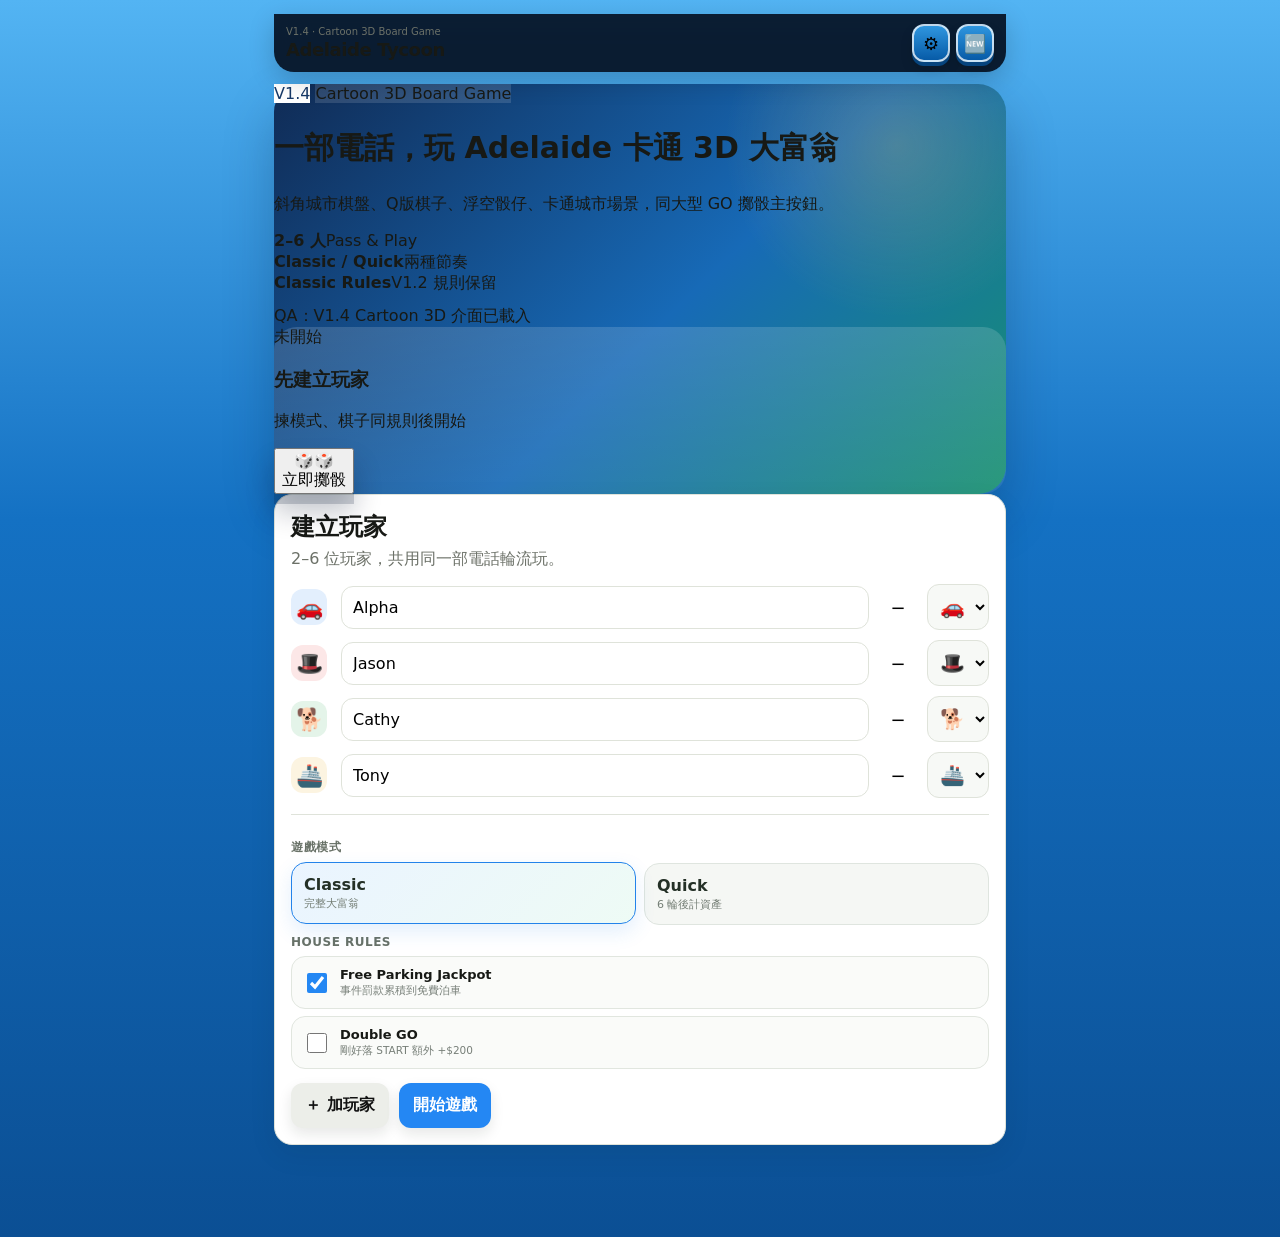
<file: index.html>
<!doctype html>
<html lang="zh-HK">
<head>
  <meta charset="utf-8" />
  <meta name="viewport" content="width=device-width,initial-scale=1,viewport-fit=cover" />
  <meta name="theme-color" content="#208bd8" />
  <meta name="apple-mobile-web-app-capable" content="yes" />
  <meta name="apple-mobile-web-app-status-bar-style" content="black-translucent" />
  <title>Adelaide Tycoon V1.4</title>
  <link rel="manifest" href="manifest.webmanifest?v=14" />
  <link rel="stylesheet" href="styles.css?v=14" />
  <link rel="stylesheet" href="v5.css?v=14" />
  <link rel="stylesheet" href="v8.css?v=14" />
  <link rel="stylesheet" href="v9.css?v=14" />
  <link rel="stylesheet" href="v10.css?v=14" />
  <link rel="stylesheet" href="v11.css?v=14" />
  <link rel="stylesheet" href="v12.css?v=14" />
  <link rel="stylesheet" href="v13.css?v=14" />
  <link rel="stylesheet" href="v14.css?v=14" />
</head>
<body>
  <div class="app-shell">
    <header class="topbar">
      <div>
        <div class="version">V1.4 · Cartoon 3D Board Game</div>
        <h1>Adelaide Tycoon</h1>
      </div>
      <div class="top-actions">
        <button id="settingsBtn" class="ghost-btn">⚙️ 設定</button>
        <button id="newGameBtn" class="ghost-btn">🆕 新遊戲</button>
      </div>
    </header>

    <section class="hero-panel">
      <div class="hero-copy">
        <div class="hero-kicker">
          <span class="version-badge">V1.4</span>
          <span class="hero-tag">Cartoon 3D Board Game</span>
        </div>
        <h2>一部電話，玩 Adelaide 卡通 3D 大富翁</h2>
        <p>斜角城市棋盤、Q版棋子、浮空骰仔、卡通城市場景，同大型 GO 擲骰主按鈕。</p>
        <div class="hero-status-row">
          <div class="hero-status-card"><strong>2–6 人</strong><span>Pass & Play</span></div>
          <div class="hero-status-card"><strong>Classic / Quick</strong><span>兩種節奏</span></div>
          <div class="hero-status-card"><strong>Classic Rules</strong><span>V1.2 規則保留</span></div>
        </div>
        <div id="qaStatus" class="qa-status">QA：檢查中</div>
      </div>
      <div class="roll-stage">
        <div id="heroTurnChip" class="roll-chip">未擲骰</div>
        <h3 id="rollStageName">下一位玩家</h3>
        <p id="rollStageHint">撳大型骰仔開始今個回合</p>
        <button id="rollHeroBtn" class="roll-hero-btn" type="button">
          <div class="dice-row"><span>🎲</span><span>🎲</span></div>
          <div>立即擲骰</div>
        </button>
      </div>
    </section>

    <section id="setupPanel" class="panel setup-panel">
      <h2>建立玩家</h2><p>2–6 位玩家，共用同一部電話輪流玩。</p>
      <div id="playerInputs" class="player-inputs"></div>
      <div class="setup-actions"><button id="addPlayerBtn" class="secondary-btn">＋ 加玩家</button><button id="startGameBtn" class="primary-btn">開始遊戲</button></div>
    </section>

    <main id="gamePanel" class="game hidden">
      <section class="players-strip" id="playersStrip"></section>
      <section class="status-row">
        <div><span class="muted">回合</span><strong id="turnName">—</strong></div>
        <div><span class="muted">位置</span><strong id="turnPos">—</strong></div>
        <div class="dice-status"><span class="muted">骰</span><div class="dice-pair"><span id="die1" class="die">–</span><span id="die2" class="die">–</span></div></div>
        <div><span class="muted">狀態</span><strong id="jailStatus">正常</strong></div>
      </section>
      <section class="board-wrap"><div id="board" class="board" aria-label="Adelaide Tycoon 遊戲棋盤"></div></section>

      <section class="property-panel panel">
        <div><div class="muted" id="spaceType">目前位置</div><h2 id="spaceName">START</h2><div id="spaceMeta" class="space-meta"></div></div>
        <div class="property-actions">
          <button id="buyBtn" class="primary-btn hidden">購買</button>
          <button id="auctionBtn" class="auction-btn hidden">拍賣</button>
          <button id="buildBtn" class="build-btn hidden">建屋</button>
          <button id="endTurnBtn" class="secondary-btn hidden">結束回合</button>
        </div>
      </section>

      <section id="message" class="message" aria-live="polite">按「擲骰」開始。</section>
      <details class="log-panel"><summary>遊戲紀錄</summary><div id="gameLog" class="game-log"></div></details>

      <nav class="bottom-actions">
        <button id="rollBtn" class="action-btn action-blue" type="button"><span>🎲</span>擲骰</button>
        <button id="assetsBtn" class="action-btn" type="button"><span>🏠</span>資產</button>
        <button id="tradeBtn" class="action-btn" type="button"><span>↔️</span>交易</button>
        <button id="playersBtn" class="action-btn" type="button"><span>👥</span>玩家</button>
      </nav>
    </main>
  </div>

  <dialog id="modal"><div class="modal-inner"><div class="modal-head"><h2 id="modalTitle">資料</h2><button id="closeModalBtn" class="icon-btn" aria-label="關閉">✕</button></div><div id="modalBody"></div></div></dialog>
  <dialog id="confirmModal"><div class="confirm-box"><div class="confirm-icon">🤝</div><div class="muted">交易確認</div><h2 id="confirmTitle">—</h2><div id="confirmBody"></div><div class="confirm-actions"><button id="rejectTradeBtn" class="secondary-btn">拒絕</button><button id="acceptTradeBtn" class="primary-btn">接受交易</button></div></div></dialog>
  <dialog id="cardModal" class="card-modal"><div class="event-card"><div id="eventCardIcon" class="event-card-icon">?</div><div id="eventCardType" class="event-card-type">CHANCE</div><h2 id="eventCardText">—</h2><button id="eventCardContinue" class="primary-btn">繼續</button></div></dialog>
  <dialog id="passModal" class="pass-modal"><div class="pass-screen"><div class="pass-phone">📱</div><div class="muted">下一位玩家</div><h2 id="passPlayerName">—</h2><p>請將電話交俾呢位玩家。其他人唔好偷睇資產操作。</p><button id="passContinueBtn" class="primary-btn">我係呢位玩家 · 開始回合</button></div></dialog>
  <dialog id="settingsModal"><div class="modal-inner"><div class="modal-head"><h2>遊戲設定</h2><button id="closeSettingsBtn" class="icon-btn" aria-label="關閉">✕</button></div><div class="settings-list">
    <label class="setting-row"><span><strong>音效</strong><small>擲骰、買地、事件卡提示音</small></span><input id="soundToggle" type="checkbox" checked></label>
    <label class="setting-row"><span><strong>震動</strong><small>支援裝置會提供輕微觸感</small></span><input id="vibrationToggle" type="checkbox" checked></label>
    <label class="setting-row"><span><strong>交電話私隱畫面</strong><small>每回合完結先遮住棋盤</small></span><input id="privacyToggle" type="checkbox" checked></label>
    <label class="setting-row"><span><strong>快速動畫</strong><small>縮短棋子逐格移動時間</small></span><input id="fastAnimationToggle" type="checkbox"></label>
  </div></div></dialog>
  <dialog id="winnerModal"><div class="winner"><div class="winner-icon">🏆</div><div class="muted">最後勝利者</div><h2 id="winnerName">—</h2><p>其他玩家已經破產，恭喜勝出 Adelaide Tycoon！</p><div class="winner-actions"><button id="closeWinnerBtn" class="secondary-btn">查看棋盤</button><button id="restartWinnerBtn" class="primary-btn">再玩一局</button></div></div></dialog>
  <script src="app.js?v=14"></script>
  <script src="v5.js?v=14"></script>
  <script src="v8.js?v=14"></script>
  <script src="v9.js?v=14"></script>
  <script src="v10.js?v=14"></script>
  <script src="v11.js?v=14"></script>
  <script src="v12.js?v=14"></script>
  <script src="v13.js?v=14"></script>
  <script src="v14.js?v=14"></script>
</body>
</html>
</file>
<file: styles.css>
:root{--bg:#f5f6f2;--panel:#fff;--text:#171915;--muted:#6c7168;--border:#dfe3da;--accent:#2487f3;--green:#2da75a;--amber:#d99622;--danger:#d94848;--shadow:0 10px 28px rgba(20,28,17,.07)}
*{box-sizing:border-box}body{margin:0;background:var(--bg);color:var(--text);font-family:-apple-system,BlinkMacSystemFont,"Segoe UI",sans-serif}button,input,select{font:inherit}.hidden{display:none!important}.app-shell{max-width:760px;margin:0 auto;padding:14px 14px 126px}.topbar{display:flex;justify-content:space-between;align-items:center;margin-bottom:12px}.version{font-size:12px;color:var(--muted);margin-bottom:3px}.topbar h1{font-size:24px;margin:0;letter-spacing:-.4px}.panel{background:var(--panel);border:1px solid var(--border);border-radius:18px;padding:16px;box-shadow:var(--shadow)}
.setup-panel h2,.property-panel h2{margin:0 0 6px}.setup-panel p{margin:0 0 14px;color:var(--muted)}.player-inputs{display:grid;gap:10px}.player-row{display:grid;grid-template-columns:42px 1fr 42px;gap:8px;align-items:center}.pawn-preview{width:36px;height:36px;border-radius:12px;display:grid;place-items:center;background:color-mix(in srgb,var(--pawn) 13%,white);color:var(--pawn);font-size:22px}.player-row input,.trade-grid input,.trade-grid select,.auction-box select{width:100%;border:1px solid var(--border);border-radius:12px;padding:11px;background:#fff}.remove-btn,.icon-btn{border:0;background:transparent;font-size:18px}.setup-actions{display:flex;gap:10px;margin-top:14px}.primary-btn,.secondary-btn,.ghost-btn,.build-btn,.auction-btn{border:0;border-radius:12px;padding:12px 14px;font-weight:750}.primary-btn{background:var(--accent);color:#fff}.primary-btn:disabled{opacity:.45}.build-btn{background:var(--green);color:#fff}.auction-btn{background:var(--amber);color:#fff}.secondary-btn{background:#eceee9;color:#111}.ghost-btn{background:transparent;border:1px solid var(--border)}
.players-strip{display:grid;grid-auto-flow:column;grid-auto-columns:minmax(126px,1fr);gap:8px;overflow-x:auto;padding-bottom:4px}.player-card{background:#fff;border:1px solid var(--border);border-radius:15px;padding:9px 10px;min-width:126px}.player-card.active{outline:3px solid rgba(36,135,243,.18);border-color:var(--accent)}.player-card.bankrupt{opacity:.42}.player-top{display:flex;align-items:center;gap:7px}.mini-pawn{color:var(--pawn);font-size:20px}.player-card .name{font-weight:750;font-size:14px}.player-card .cash{font-size:14px;color:#23803f;margin-top:1px}.player-card .net{font-size:10px;color:var(--muted);margin-top:5px}.status-row{display:grid;grid-template-columns:repeat(4,1fr);gap:8px;margin:9px 0}.status-row>div{background:#fff;border:1px solid var(--border);border-radius:12px;padding:8px 9px;display:flex;flex-direction:column;gap:2px;min-width:0}.muted{font-size:12px;color:var(--muted)}.status-row strong{overflow:hidden;text-overflow:ellipsis;white-space:nowrap}.dice-pair{display:flex;gap:3px}.die{font-size:23px;line-height:1}.die.rolling{animation:diceWiggle .11s linear infinite}@keyframes diceWiggle{50%{transform:rotate(12deg) scale(1.06)}}
.board-wrap{background:#d9e7c8;border:2px solid #344026;border-radius:22px;padding:6px;overflow:hidden}.board{display:grid;grid-template-columns:repeat(6,1fr);grid-template-rows:repeat(6,1fr);aspect-ratio:1/1;gap:2px;background:#344026}.space{position:relative;background:#f8f8f0;padding:4px;display:flex;flex-direction:column;justify-content:space-between;min-width:0;overflow:hidden}.space .group-band{height:6px;margin:-4px -4px 3px}.space .label{font-size:8.3px;font-weight:750;line-height:1.12;word-break:break-word}.space .price{font-size:8px}.space-icon{font-size:15px;text-align:center;line-height:1}.space.center{grid-column:2/6;grid-row:2/6;background:#eaf1dc;display:grid;place-items:center;text-align:center;padding:12px}.center-title{font-weight:900;font-size:21px;line-height:.95;letter-spacing:-.7px}.center-sub{font-size:10px;color:#5b6650;margin-top:8px}.deck-row{display:flex;gap:10px;justify-content:center;margin:12px 0 2px}.deck{width:42px;height:58px;border-radius:7px;display:grid;place-items:center;font-weight:900;font-size:22px;transform:rotate(-5deg);box-shadow:0 4px 10px rgba(0,0,0,.12)}.deck+.deck{transform:rotate(5deg)}.chance-deck{background:#f5c44d}.chest-deck{background:#77b9e3}.token-row{display:flex;gap:1px;flex-wrap:wrap;margin-top:2px}.pawn-token{color:var(--pawn);font-size:14px;line-height:1;text-shadow:0 1px 1px rgba(255,255,255,.9)}.current-token{filter:drop-shadow(0 0 2px rgba(0,0,0,.35));transform:scale(1.12)}.houses{font-size:8px;color:#2f9a4f;letter-spacing:-1px;white-space:nowrap}.mortgaged{filter:saturate(.4);background:#ecece8}.mortgage-tag{position:absolute;right:2px;bottom:2px;font-size:7px;background:#555;color:#fff;border-radius:3px;padding:1px 2px}.space.active-space{outline:3px solid var(--accent);z-index:2}.type-start .space-icon{font-weight:900;color:#d53b32}.type-chance .space-icon{color:#d97817}.type-chest .space-icon{color:#2678ae}
.property-panel{margin-top:11px;display:flex;justify-content:space-between;gap:12px;align-items:center}.space-meta{font-size:13px;color:#444}.property-actions{display:flex;gap:7px;flex-wrap:wrap;justify-content:flex-end}.message{margin:9px 0;background:#fff9df;border:1px solid #ecd98a;padding:11px 12px;border-radius:12px;font-size:14px}.log-panel{background:#fff;border:1px solid var(--border);border-radius:12px;padding:10px 12px;font-size:13px}.log-panel summary{font-weight:700;cursor:pointer}.game-log{display:grid;gap:6px;margin-top:9px;color:#555}
.bottom-actions{display:grid;grid-template-columns:repeat(4,1fr);gap:7px;position:fixed;left:50%;transform:translateX(-50%);bottom:0;width:min(760px,100%);padding:8px 12px calc(8px + env(safe-area-inset-bottom));background:rgba(245,246,242,.94);backdrop-filter:blur(14px);z-index:10}.action-btn{border:0;border-radius:14px;padding:9px 5px;background:#fff;border:1px solid var(--border);font-weight:750}.action-btn span{display:block;font-size:18px;margin-bottom:1px}.action-blue{background:var(--accent);color:#fff;border-color:var(--accent)}.action-btn:disabled{opacity:.55}
dialog{border:0;border-radius:20px;width:min(620px,calc(100% - 28px));padding:0;box-shadow:0 24px 80px rgba(0,0,0,.24)}dialog::backdrop{background:rgba(0,0,0,.4)}.modal-inner{padding:16px}.modal-head{display:flex;justify-content:space-between;align-items:center}.modal-head h2{margin:0}.asset-list{display:grid;gap:9px;margin-top:12px}.asset-item{display:flex;justify-content:space-between;border-bottom:1px solid var(--border);padding:9px 0;gap:10px}.asset-item small,.asset-main small{color:var(--muted)}.asset-card{border:1px solid var(--border);border-radius:13px;overflow:hidden}.asset-band{height:7px}.asset-main{display:flex;justify-content:space-between;gap:10px;padding:10px}.asset-main strong,.asset-main small{display:block}.asset-main small{font-size:11px;margin-top:2px}.status-mortgaged,.status-owned{font-size:11px;border-radius:999px;padding:4px 7px;height:max-content}.status-mortgaged{background:#ececea;color:#666}.status-owned{background:#e5f5e9;color:#27723e}.asset-actions{display:flex;gap:7px;padding:0 10px 10px}.mini-btn,.bid-btn{border:1px solid var(--border);background:#fff;border-radius:9px;padding:7px 9px;font-size:12px;font-weight:700}.trade-grid,.auction-box{display:grid;gap:10px;margin-top:14px}.trade-grid label,.auction-box label{font-size:13px;font-weight:650}.trade-grid input,.trade-grid select,.auction-box select{margin-top:5px}.trade-note{color:var(--muted);font-size:12px}.confirm-box,.winner{text-align:center;padding:25px 20px}.confirm-icon,.winner-icon{font-size:48px}.confirm-box h2,.winner h2{font-size:25px;margin:8px 0}.confirm-actions,.winner-actions{display:flex;gap:8px;justify-content:center;margin-top:18px}.trade-summary{background:#f5f6f2;border-radius:14px;padding:12px;text-align:left}.trade-summary p{margin-top:0}.auction-price{text-align:center;background:#f5f6f2;border-radius:14px;padding:14px}.auction-price span,.auction-price small{display:block;color:var(--muted);font-size:12px}.auction-price strong{display:block;font-size:34px}.bid-row{display:grid;grid-template-columns:repeat(3,1fr);gap:7px}
@media(max-width:520px){.app-shell{padding-top:10px}.topbar h1{font-size:21px}.space .label{font-size:7.1px}.space .price{display:none}.space .group-band{height:5px}.space-icon{font-size:12px}.center-title{font-size:17px}.center-sub{font-size:9px}.deck{width:32px;height:44px;font-size:18px}.property-panel{align-items:flex-start;flex-direction:column}.property-actions{width:100%}.property-actions button{flex:1}.status-row{grid-template-columns:repeat(2,1fr)}.bottom-actions{gap:5px;padding-left:9px;padding-right:9px}.action-btn{font-size:12px}.confirm-actions,.winner-actions{flex-direction:column}}
.top-actions{display:flex;gap:8px}.top-actions .ghost-btn{padding:10px 12px}
.die{display:inline-grid;place-items:center;width:32px;height:32px;border-radius:9px;background:#fff;border:1px solid #d9ddd4;box-shadow:0 3px 0 #c8ccc3,0 6px 12px rgba(0,0,0,.08);transform-style:preserve-3d}.die.rolling{animation:diceV4 .12s linear infinite}@keyframes diceV4{0%{transform:rotate(0) rotateY(0) scale(1)}50%{transform:rotate(18deg) rotateY(35deg) scale(1.1)}100%{transform:rotate(-14deg) rotateY(-25deg) scale(1)}}
.space.just-landed{animation:landPulse .6s ease}@keyframes landPulse{0%,100%{filter:none}45%{filter:brightness(1.18);transform:scale(.96)}}
.pawn-token.moving{animation:pawnHop .22s ease}@keyframes pawnHop{50%{transform:translateY(-7px) scale(1.18)}}
.card-modal::backdrop,.pass-modal::backdrop{background:rgba(17,22,15,.72);backdrop-filter:blur(8px)}.card-modal,.pass-modal{background:transparent;border:0;padding:0;width:min(440px,calc(100% - 32px))}.event-card,.pass-screen{background:#fff;border-radius:28px;padding:28px 22px;text-align:center;box-shadow:0 24px 70px rgba(0,0,0,.25)}.event-card{border:6px solid #f0bd3d}.event-card.chest{border-color:#63aee0}.event-card-icon{width:84px;height:84px;border-radius:24px;margin:0 auto 14px;display:grid;place-items:center;font-size:48px;font-weight:900;background:#fff4c7}.event-card.chest .event-card-icon{background:#d9efff}.event-card-type{font-size:12px;font-weight:900;letter-spacing:1.5px;color:#777}.event-card h2{font-size:22px;line-height:1.35;margin:10px 0 22px}.pass-phone{font-size:64px;margin-bottom:8px}.pass-screen h2{font-size:34px;margin:4px 0 8px;color:var(--accent)}.pass-screen p{color:var(--muted);line-height:1.45}.settings-list{display:grid;gap:4px}.setting-row{display:flex;justify-content:space-between;gap:16px;align-items:center;padding:14px 4px;border-bottom:1px solid var(--border)}.setting-row:last-child{border-bottom:0}.setting-row span{display:grid;gap:3px}.setting-row small{color:var(--muted);font-size:12px}.setting-row input{width:22px;height:22px}
@media(max-width:480px){.top-actions{gap:5px}.top-actions .ghost-btn{font-size:12px;padding:8px 9px}.event-card,.pass-screen{padding:24px 18px}.pass-screen h2{font-size:30px}}
</file>
<file: v5.css>
:root{--v7-ink:#09182e;--v7-blue:#1476e8;--v7-gold:#f5c84b;--v7-green:#31a66a}
body{background:linear-gradient(180deg,#0b1830 0 170px,#eef3ef 170px 100%)}
.app-shell{max-width:780px}
.topbar{background:linear-gradient(135deg,#09162b,#123a72 70%,#145e74);border-radius:26px;box-shadow:0 22px 46px rgba(7,21,45,.28)}
.hero-panel{background:radial-gradient(circle at 85% 15%,rgba(255,210,91,.22),transparent 24%),linear-gradient(135deg,#102b55,#176ab7 55%,#17906f);border-radius:28px;box-shadow:0 24px 50px rgba(8,30,62,.26)}
.hero-copy h2{font-size:30px}.version-badge{background:#fff;color:#173968;box-shadow:none}.hero-tag{background:rgba(255,255,255,.13)}
.qa-status{margin-top:12px}
.v7-options{margin:16px 0 4px;padding-top:14px;border-top:1px solid var(--border)}
.v7-option-title{font-size:12px;font-weight:850;color:#687167;text-transform:uppercase;letter-spacing:.5px;margin:10px 0 7px}
.v7-segmented{display:grid;grid-template-columns:1fr 1fr;gap:8px}.v7-segmented button{border:1px solid #dfe5df;background:#f5f7f4;border-radius:15px;padding:12px;text-align:left;color:#243026;transition:.16s ease}.v7-segmented button b,.v7-segmented button small{display:block}.v7-segmented button small{font-size:11px;color:#747e75;margin-top:2px}.v7-segmented button.active{background:linear-gradient(135deg,#eaf4ff,#eefbf5);border-color:#2383ea;box-shadow:0 8px 20px rgba(35,131,234,.13);transform:translateY(-1px)}
.v7-rules{display:grid;gap:7px}.v7-rules label{display:flex;gap:10px;align-items:center;padding:10px 11px;border:1px solid #e1e6df;border-radius:14px;background:#fafbf9}.v7-rules input{width:20px;height:20px;accent-color:#2487f3}.v7-rules span{display:grid}.v7-rules b{font-size:13px}.v7-rules small{font-size:10.5px;color:#777f78;margin-top:2px}
.player-row{grid-template-columns:42px 1fr 42px 62px}.v7-token-select{border:1px solid var(--border);background:#f7f9f6;border-radius:12px;padding:9px 5px;font-size:20px;width:62px;text-align:center}
.v7-turn-hud{--player:#2487f3;display:grid;grid-template-columns:54px 1fr auto;align-items:center;gap:11px;margin:10px 0;padding:11px 13px;border-radius:20px;color:#fff;background:linear-gradient(135deg,color-mix(in srgb,var(--player) 78%,#0d1b31),#11223f);box-shadow:0 14px 30px rgba(12,30,58,.18);position:relative;overflow:hidden}.v7-turn-hud:after{content:'';position:absolute;width:120px;height:120px;border-radius:50%;right:-45px;top:-55px;background:rgba(255,255,255,.08)}.v7-current-token{width:48px;height:48px;border-radius:16px;display:grid;place-items:center;font-size:30px;background:rgba(255,255,255,.16);box-shadow:inset 0 0 0 1px rgba(255,255,255,.16)}.v7-hud-copy{display:grid;min-width:0}.v7-hud-copy small{font-size:9px;letter-spacing:1.3px;color:#d8e8ff;font-weight:900}.v7-hud-copy strong{font-size:19px;white-space:nowrap;overflow:hidden;text-overflow:ellipsis}.v7-hud-copy span{font-size:11px;color:#e6eef9}.v7-hud-side{position:relative;z-index:1;display:grid;text-align:right;gap:2px}.v7-hud-side b{font-size:10px;color:#ffe083}.v7-hud-side span{font-size:11px;color:#dce8f8}
.roll-stage{background:linear-gradient(180deg,rgba(255,255,255,.15),rgba(255,255,255,.08));border-radius:23px}.roll-hero-btn{position:relative;overflow:hidden;box-shadow:0 10px 0 rgba(7,26,53,.18),0 18px 28px rgba(4,18,41,.24);transition:transform .12s ease,box-shadow .12s ease}.roll-hero-btn:active,.roll-hero-btn.btn-press{transform:translateY(5px) scale(.99);box-shadow:0 4px 0 rgba(7,26,53,.18),0 9px 16px rgba(4,18,41,.19)}.roll-hero-btn:after{content:'';position:absolute;inset:-70% auto -70% -45%;width:30%;background:linear-gradient(90deg,transparent,rgba(255,255,255,.85),transparent);transform:skewX(-20deg);animation:v7Shine 3.6s ease-in-out infinite}@keyframes v7Shine{0%,68%{left:-45%}88%,100%{left:135%}}.roll-hero-btn.v5-rolling .dice-row span:first-child{animation:v7DiceA .14s linear infinite}.roll-hero-btn.v5-rolling .dice-row span:last-child{animation:v7DiceB .16s linear infinite reverse}@keyframes v7DiceA{50%{transform:translate(-3px,-9px) rotate(135deg) scale(1.15)}}@keyframes v7DiceB{50%{transform:translate(4px,-7px) rotate(-145deg) scale(1.12)}}
.board-wrap{perspective:1000px;border-radius:24px;padding:7px;background:linear-gradient(145deg,#315031,#1d3726);box-shadow:0 22px 40px rgba(26,55,30,.22)}.board{grid-template-columns:repeat(7,1fr)!important;grid-template-rows:repeat(7,1fr)!important;border-radius:17px;transform:rotateX(2.2deg);transform-origin:center bottom;box-shadow:0 16px 24px rgba(0,0,0,.15)}.space.center{grid-column:3/6!important;grid-row:3/6!important;background:radial-gradient(circle at 50% 30%,rgba(255,255,255,.7),transparent 38%),linear-gradient(145deg,#dff2ff,#dcefd0)!important}.space{border-radius:3px;transition:transform .18s ease,filter .18s ease}.space.active-space{z-index:4;box-shadow:inset 0 0 0 3px #36a1ff,0 0 18px rgba(41,147,255,.55);animation:v7ActiveTile 1.3s ease-in-out infinite}@keyframes v7ActiveTile{50%{filter:brightness(1.08)}}.v7-token{font-size:15px!important;filter:drop-shadow(0 3px 2px rgba(0,0,0,.24));transform-origin:center bottom}.v7-token.current-token{animation:v7TokenIdle 1.15s ease-in-out infinite}@keyframes v7TokenIdle{50%{transform:translateY(-4px) scale(1.13)}}
.property-panel.v7-property{border-top:7px solid var(--group);padding-top:13px}.property-panel.v7-property h2{font-size:23px}.property-actions{position:relative;z-index:2}.v7-pot-badge{position:absolute;right:13px;top:11px;padding:5px 8px;border-radius:999px;background:#eff8e9;color:#3e6e33;font-size:9px;font-weight:900;letter-spacing:.2px}.primary-btn,.build-btn,.auction-btn,.secondary-btn{box-shadow:0 6px 14px rgba(20,30,24,.1)}
.v7-dice-burst{position:fixed;z-index:80;left:50%;top:44%;transform:translate(-50%,-50%);width:150px;height:150px;border-radius:50%;display:grid;place-items:center;text-align:center;background:radial-gradient(circle,#fff 0 47%,#eaf4ff 48% 60%,rgba(234,244,255,0) 61%);filter:drop-shadow(0 18px 30px rgba(0,0,0,.22));pointer-events:none;animation:v7Burst .95s ease forwards}.v7-dice-burst div{font-size:34px;position:absolute;top:35px}.v7-dice-burst strong{font-size:42px;color:#164a86;margin-top:42px}@keyframes v7Burst{0%{opacity:0;transform:translate(-50%,-50%) scale(.45) rotate(-8deg)}25%{opacity:1;transform:translate(-50%,-50%) scale(1.12) rotate(2deg)}75%{opacity:1}100%{opacity:0;transform:translate(-50%,-58%) scale(.9)}}
.pass-screen{background:linear-gradient(160deg,#fff,#edf5ff);border:1px solid #d6e5f8}.pass-phone{animation:v7Phone 1.6s ease-in-out infinite}@keyframes v7Phone{50%{transform:translateY(-5px) rotate(-2deg)}}.event-card{box-shadow:0 28px 80px rgba(0,0,0,.28);animation:v7Card .5s cubic-bezier(.18,.8,.25,1.2)}@keyframes v7Card{from{opacity:0;transform:perspective(700px) rotateY(80deg) translateY(20px) scale(.82)}to{opacity:1;transform:none}}
@media(max-width:560px){body{background:linear-gradient(180deg,#0b1830 0 145px,#eef3ef 145px 100%)}.hero-panel{grid-template-columns:1fr}.hero-copy h2{font-size:25px}.hero-status-row{display:none}.player-row{grid-template-columns:36px 1fr 36px 56px}.v7-token-select{width:56px;padding:7px 4px}.v7-turn-hud{grid-template-columns:47px 1fr auto;padding:9px 10px}.v7-current-token{width:43px;height:43px;font-size:27px}.v7-hud-copy strong{font-size:17px}.board{transform:none}.board .space .label{font-size:6.7px}.v7-token{font-size:12px!important}.v7-pot-badge{position:static;display:inline-flex;margin-top:8px}}
</file>
<file: v8.css>
.v8-phase-bar{display:grid;grid-template-columns:repeat(4,1fr);gap:6px;margin:8px 0 10px}.v8-phase-bar span{padding:7px 6px;border-radius:999px;background:#dfe7e3;color:#6b746d;font-size:9px;font-weight:900;text-align:center;letter-spacing:.35px;transition:.18s}.v8-phase-bar span.active{background:linear-gradient(135deg,#1677e8,#20a174);color:#fff;box-shadow:0 8px 18px rgba(28,120,188,.2);transform:translateY(-1px)}
.v8-deed-dialog,.v8-summary-dialog{border:0;background:transparent;padding:14px;width:min(92vw,430px)}.v8-deed-dialog::backdrop,.v8-summary-dialog::backdrop{background:rgba(5,15,30,.58);backdrop-filter:blur(6px)}
.v8-deed{position:relative;overflow:hidden;background:#fff;border-radius:28px;padding:26px 20px 20px;box-shadow:0 34px 90px rgba(0,0,0,.32);animation:v8Deed .42s cubic-bezier(.2,.8,.2,1)}.v8-deed-band{position:absolute;inset:0 0 auto;height:14px}.v8-x{position:absolute;right:12px;top:17px;width:34px;height:34px;border:0;border-radius:50%;background:#f0f2ef;font-size:24px}.v8-eyebrow{margin-top:7px;color:#758078;font-size:10px;font-weight:900;letter-spacing:1.4px}.v8-deed h2{margin:6px 0 2px;font-size:30px;letter-spacing:-.7px}.v8-group{margin:0 0 18px;color:#68746b;font-weight:700}.v8-price-grid{display:grid;grid-template-columns:repeat(3,1fr);gap:8px}.v8-price-grid>div{background:#f5f7f5;border-radius:16px;padding:12px 10px}.v8-price-grid small{display:block;font-size:10px;color:#7a837c}.v8-price-grid strong{display:block;font-size:18px;margin-top:2px}.v8-deed-actions{display:grid;grid-template-columns:1fr 1.3fr;gap:9px;margin-top:16px}.v8-deed-actions button{border:0;border-radius:16px;padding:14px;font-weight:900}.v8-auction{background:#edf0eb;color:#28352d}.v8-buy{background:linear-gradient(135deg,#197bea,#1fa46f);color:#fff;box-shadow:0 10px 22px rgba(31,132,155,.2)}.v8-buy:disabled{opacity:.45;box-shadow:none}@keyframes v8Deed{from{opacity:0;transform:translateY(28px) scale(.92)}to{opacity:1;transform:none}}
.v8-summary{background:linear-gradient(180deg,#fff,#f2f7f4);border-radius:28px;padding:24px;text-align:center;box-shadow:0 34px 90px rgba(0,0,0,.32);animation:v8Summary .38s ease}.v8-summary-icon{width:58px;height:58px;border-radius:50%;display:grid;place-items:center;margin:0 auto 8px;background:#dff5e8;color:#16894d;font-size:28px;font-weight:900}.v8-summary>small{font-size:10px;letter-spacing:1.4px;color:#748078;font-weight:900}.v8-summary h2{margin:5px 0 16px;font-size:25px}.v8-summary-stats{display:grid;grid-template-columns:1fr 1fr;gap:8px;text-align:left}.v8-summary-stats>div{background:#fff;border-radius:15px;padding:11px;box-shadow:0 6px 14px rgba(20,40,25,.05)}.v8-summary-stats small{display:block;font-size:9px;color:#7d867f}.v8-summary-stats strong{display:block;margin-top:3px;font-size:15px}.v8-summary-stats .good{color:#1e9a59}.v8-summary-stats .bad{color:#d44a4a}.v8-summary-next{width:100%;margin-top:15px;border:0;border-radius:17px;padding:15px;background:#142f59;color:#fff;font-weight:900}@keyframes v8Summary{from{opacity:0;transform:translateY(18px) scale(.95)}to{opacity:1;transform:none}}
.player-card,.v7-turn-hud{position:relative}.v8-money{position:absolute;z-index:20;left:50%;top:8px;transform:translateX(-50%);font-size:16px;font-weight:950;text-shadow:0 2px 6px rgba(255,255,255,.9);pointer-events:none;animation:v8Money 1.05s ease forwards}.v8-money.plus{color:#109655}.v8-money.minus{color:#d83f4c}@keyframes v8Money{0%{opacity:0;transform:translate(-50%,12px) scale(.8)}20%{opacity:1;transform:translate(-50%,0) scale(1.12)}100%{opacity:0;transform:translate(-50%,-34px) scale(.95)}}
.v8-bail{width:100%;margin:-2px 0 10px;border:0;border-radius:14px;padding:11px 14px;background:linear-gradient(135deg,#313d59,#54698f);color:#fff;font-weight:850;box-shadow:0 8px 18px rgba(37,52,85,.16)}
@media(max-width:520px){.v8-phase-bar span{font-size:8px;padding:6px 3px}.v8-deed h2{font-size:26px}.v8-price-grid strong{font-size:15px}.v8-summary-stats{grid-template-columns:1fr 1fr}}
</file>
<file: v9.css>
/* V0.9 commercial mobile-board-game animation layer */
#v9Fx{position:fixed;inset:0;pointer-events:none;z-index:120;overflow:hidden}
.v9-roll-scene{position:absolute;inset:0;display:flex;align-items:center;justify-content:center;gap:22px;background:radial-gradient(circle at 50% 48%,rgba(43,126,255,.20),rgba(6,18,40,.0) 34%),rgba(5,14,31,.18);opacity:0;visibility:hidden;transition:opacity .16s ease;backdrop-filter:blur(0)}
.v9-roll-scene.show{opacity:1;visibility:visible;backdrop-filter:blur(2px)}
.v9-roll-glow{position:absolute;width:260px;height:260px;border-radius:50%;background:radial-gradient(circle,rgba(95,171,255,.28),rgba(95,171,255,0) 68%);animation:v9Glow 1s ease-in-out infinite alternate}
.v9-dice-cube{position:relative;z-index:2;width:84px;height:84px;border-radius:23px;background:linear-gradient(145deg,#fff,#eaf2ff);box-shadow:0 25px 45px rgba(0,0,0,.28),inset 0 -8px 14px rgba(32,77,135,.10);display:grid;place-items:center;font-size:54px;color:#112b51;transform-style:preserve-3d}
.v9-roll-scene.rolling .v9-d1{animation:v9DiceOne .28s linear infinite}.v9-roll-scene.rolling .v9-d2{animation:v9DiceTwo .31s linear infinite reverse}
.v9-roll-total{position:absolute;top:62%;left:50%;transform:translateX(-50%);z-index:3;min-width:92px;text-align:center;padding:8px 16px;border-radius:999px;background:rgba(8,24,49,.86);color:#fff;font-weight:950;font-size:20px;letter-spacing:.5px;box-shadow:0 12px 30px rgba(0,0,0,.25)}
.v9-roll-scene.result .v9-dice-cube{animation:v9Result .42s cubic-bezier(.2,.8,.2,1.2)}.v9-roll-scene.result .v9-roll-total{font-size:36px;background:#fff;color:#133f78;box-shadow:0 14px 30px rgba(0,0,0,.2)}
@keyframes v9DiceOne{50%{transform:translate(-12px,-25px) rotateX(180deg) rotateY(140deg) rotateZ(55deg) scale(1.08)}}
@keyframes v9DiceTwo{50%{transform:translate(13px,-18px) rotateX(-160deg) rotateY(190deg) rotateZ(-70deg) scale(1.05)}}
@keyframes v9Result{0%{transform:scale(.7) translateY(-18px)}65%{transform:scale(1.16) translateY(3px)}100%{transform:scale(1)}}
@keyframes v9Glow{to{transform:scale(1.14);opacity:.65}}

.v9-event-banner{position:absolute;left:50%;top:18%;transform:translate(-50%,-18px) scale(.94);width:min(86vw,430px);padding:13px 16px 14px;border-radius:20px;background:rgba(13,31,60,.94);color:#fff;text-align:center;box-shadow:0 20px 50px rgba(0,0,0,.28);opacity:0;transition:.22s cubic-bezier(.2,.8,.2,1);border:1px solid rgba(255,255,255,.14)}
.v9-event-banner.show{opacity:1;transform:translate(-50%,0) scale(1)}
.v9-event-banner small,.v9-event-banner strong,.v9-event-banner span{display:block}.v9-event-banner small{font-size:9px;font-weight:950;letter-spacing:1.2px;color:#bcd4f8}.v9-event-banner strong{font-size:28px;line-height:1.05;margin:3px 0}.v9-event-banner span{font-size:12px;color:#e7eef9}.v9-event-banner.gold{background:linear-gradient(135deg,#815d08,#c18f0c)}.v9-event-banner.green{background:linear-gradient(135deg,#145f42,#19855b)}.v9-event-banner.red{background:linear-gradient(135deg,#7c2030,#b63242)}

.v9-shockwave{position:absolute;left:50%;top:52%;width:80px;height:80px;margin:-40px;border:3px solid rgba(69,154,255,.7);border-radius:50%;opacity:0}.v9-shockwave.go{animation:v9Shock .62s ease-out}@keyframes v9Shock{0%{opacity:.8;transform:scale(.4)}100%{opacity:0;transform:scale(5)}}
.v9-particle{position:absolute;width:9px;height:14px;border-radius:3px;background:#ffd44f;box-shadow:0 0 10px rgba(255,212,79,.6);animation:v9Particle var(--d) ease-out forwards}.v9-particle.green{background:#55d990}.v9-particle.blue{background:#63aaff}@keyframes v9Particle{from{opacity:1;transform:translate(0,0) rotate(0)}to{opacity:0;transform:translate(var(--x),var(--y)) rotate(var(--r))}}

.board-wrap{transition:transform .18s ease,filter .18s ease,box-shadow .18s ease}.board-wrap.v9-travelling{transform:perspective(950px) rotateX(2.5deg) scale(.985);filter:saturate(1.07);box-shadow:0 28px 55px rgba(20,55,36,.28)}.board-wrap.v9-impact{animation:v9BoardImpact .38s ease}.board-wrap.v9-rent-hit{animation:v9RentHit .45s ease}
@keyframes v9BoardImpact{35%{transform:scale(.985) translateY(3px)}70%{transform:scale(1.008)}}
@keyframes v9RentHit{35%{filter:brightness(.93) saturate(1.3);transform:translateX(-3px)}65%{transform:translateX(3px)}}
.space.v9-step{animation:v9Step .18s ease}.space.v9-land{z-index:8;animation:v9Land .66s cubic-bezier(.2,.8,.2,1)}.space.v9-owned{z-index:8;animation:v9Owned .85s ease}.space.v9-upgrade{z-index:8;animation:v9Upgrade .8s ease}
@keyframes v9Step{50%{transform:scale(.95);filter:brightness(1.2)}}
@keyframes v9Land{0%{transform:scale(.86)}45%{transform:scale(1.12);box-shadow:0 0 0 8px rgba(66,158,255,.2)}100%{transform:scale(1)}}
@keyframes v9Owned{25%{transform:scale(.94) rotate(-1deg)}55%{transform:scale(1.09) rotate(1deg);filter:brightness(1.15)}100%{transform:none}}
@keyframes v9Upgrade{0%{transform:scale(.9)}45%{transform:scale(1.13) translateY(-4px);filter:brightness(1.2)}100%{transform:none}}
.v9-token{display:inline-block;will-change:transform;filter:drop-shadow(0 5px 3px rgba(0,0,0,.28))}.v9-travelling .v9-token.current-token{animation:v9TokenHop .24s cubic-bezier(.2,.75,.25,1) infinite alternate}@keyframes v9TokenHop{to{transform:translateY(-8px) scale(1.12) rotate(-3deg)}}

.player-card{position:relative;overflow:visible}.v9-cash{position:absolute;right:8px;top:-6px;z-index:10;padding:4px 7px;border-radius:999px;font-size:13px;font-weight:950;box-shadow:0 8px 18px rgba(0,0,0,.18);animation:v9Cash 1.05s ease forwards}.v9-cash.plus{background:#dcffe9;color:#177a48}.v9-cash.minus{background:#ffe4e7;color:#a72939}@keyframes v9Cash{0%{opacity:0;transform:translateY(9px) scale(.75)}20%{opacity:1;transform:translateY(-3px) scale(1.08)}75%{opacity:1}100%{opacity:0;transform:translateY(-28px) scale(.95)}}

.pass-screen{animation:v9Handoff .42s cubic-bezier(.2,.8,.2,1)}#gamePanel.v9-turn-in{animation:v9TurnIn .5s ease}@keyframes v9Handoff{from{opacity:0;transform:scale(.92) translateY(18px)}to{opacity:1;transform:none}}@keyframes v9TurnIn{from{opacity:.25;transform:translateY(7px)}to{opacity:1;transform:none}}

@media(max-width:560px){.v9-dice-cube{width:70px;height:70px;border-radius:19px;font-size:45px}.v9-roll-total{top:61%;font-size:17px}.v9-roll-scene.result .v9-roll-total{font-size:30px}.v9-event-banner{top:14%;width:88vw}.v9-event-banner strong{font-size:24px}}
@media(prefers-reduced-motion:reduce){.v9-roll-scene,.v9-particle,.v9-shockwave,.space.v9-step,.space.v9-land,.space.v9-owned,.space.v9-upgrade,.v9-token,.board-wrap,.v9-event-banner,.v9-cash{animation:none!important;transition:none!important}.v9-roll-scene{display:none!important}}
</file>
<file: v10.css>
/* Adelaide Tycoon V1.0 — mobile-game layout */
:root{--v10-bg:#071426;--v10-panel:#10233f;--v10-surface:#fff;--v10-blue:#1986ff;--v10-gold:#ffd54d;--v10-safe:env(safe-area-inset-bottom,0px)}
body{background:linear-gradient(180deg,#071426 0 150px,#edf1ee 150px 100%)}
.app-shell{max-width:760px;padding-bottom:calc(92px + var(--v10-safe))}
.topbar{position:sticky;top:0;z-index:30;border-radius:0 0 20px 20px;padding:10px 12px;background:rgba(7,20,38,.94);backdrop-filter:blur(16px);box-shadow:0 8px 26px rgba(0,0,0,.18)}
.topbar h1{font-size:18px;margin:0}.topbar .version{font-size:10px;margin:0 0 2px}.top-actions{gap:6px}.top-actions .ghost-btn{width:38px;height:38px;padding:0;border-radius:12px;font-size:0}.top-actions #settingsBtn::after{content:'⚙️';font-size:18px}.top-actions #newGameBtn::after{content:'🆕';font-size:18px}
body.v10-playing .hero-panel{display:none}
body.v10-playing .topbar{margin-bottom:8px}
body.v10-playing #gamePanel{display:flex;flex-direction:column;gap:8px}
body.v10-playing #playersStrip{order:1}.v7-turn-hud{order:2}#v8PhaseBar{order:3}.status-row{order:4}#v8Bail{order:5}.board-wrap{order:6}.property-panel{order:7}.message{order:8}.log-panel{order:9}.bottom-actions{order:10}
.players-strip{display:flex;overflow-x:auto;gap:7px;padding:0 2px 4px;scrollbar-width:none}.players-strip::-webkit-scrollbar{display:none}.player-card{min-width:118px;padding:8px 9px;border-radius:15px;background:#fff;box-shadow:0 5px 16px rgba(11,28,47,.08)}.player-card.active{min-width:132px;box-shadow:0 0 0 2px var(--v10-blue),0 8px 20px rgba(25,134,255,.16)}.player-card .net{display:none}.player-card .cash{font-size:12px}.mini-pawn{font-size:20px}
.v7-turn-hud{margin:0;border-radius:17px;padding:9px 11px;box-shadow:none}.v7-current-token{width:40px;height:40px;font-size:24px}.v7-hud-copy strong{font-size:16px}.v7-hud-copy span{font-size:10px}
.status-row{display:grid;grid-template-columns:repeat(4,1fr);gap:5px}.status-row>div{padding:7px 6px;border-radius:12px;box-shadow:none}.status-row .muted{font-size:8px}.status-row strong{font-size:10.5px}.dice-pair{font-size:16px}
.board-wrap{margin:0;border-radius:20px;padding:5px;box-shadow:0 12px 28px rgba(27,57,35,.18)}.board{width:100%;aspect-ratio:1/1;max-height:none}.space.center{padding:6px!important}.center-title{font-size:17px!important}.center-sub{display:none}
.property-panel{margin:0;border-radius:20px;padding:13px 13px 12px;background:#fff;box-shadow:0 10px 28px rgba(10,24,40,.1)}.property-panel>div:first-child{padding-right:4px}.property-panel h2{font-size:21px;margin:2px 0}.space-meta{font-size:11px;line-height:1.35}.property-actions{display:grid;grid-template-columns:repeat(2,minmax(0,1fr));gap:8px;margin-top:11px}.property-actions button{min-height:46px;border-radius:14px;font-weight:900;font-size:14px}.property-actions #buyBtn{grid-column:span 2;background:linear-gradient(180deg,#2492ff,#0f73d9);color:#fff}.property-actions #buildBtn{background:linear-gradient(180deg,#40b96d,#269653);color:#fff}.property-actions #auctionBtn{background:#eef2f7;color:#26364a}.property-actions #endTurnBtn{grid-column:span 2;background:#172b49;color:#fff}
.message{margin:0;border-radius:14px;padding:9px 11px;font-size:11px;box-shadow:none}.log-panel{margin:0}
.bottom-actions{position:fixed;left:50%;bottom:0;transform:translateX(-50%);z-index:45;width:min(100%,760px);height:78px;padding:8px max(12px,env(safe-area-inset-left)) calc(8px + var(--v10-safe)) max(12px,env(safe-area-inset-right));display:grid;grid-template-columns:1fr 1fr 1.35fr 1fr;gap:7px;background:linear-gradient(180deg,rgba(9,24,43,.93),#071426);backdrop-filter:blur(20px);border-top:1px solid rgba(255,255,255,.08);box-shadow:0 -10px 28px rgba(0,0,0,.22)}
.bottom-actions .action-btn{height:56px;padding:7px 4px;border-radius:15px;background:rgba(255,255,255,.09);color:#e8f1ff;box-shadow:none;font-size:10px;display:flex;flex-direction:column;align-items:center;justify-content:center;gap:2px}.bottom-actions .action-btn span{font-size:20px}.bottom-actions #rollBtn{order:3;height:64px;margin-top:-14px;border-radius:22px;background:linear-gradient(180deg,#45a6ff,#1177df);color:#fff;font-size:12px;border:3px solid #d9edff;box-shadow:0 9px 0 #0a57a8,0 12px 25px rgba(0,0,0,.34)}.bottom-actions #rollBtn span{font-size:27px}.bottom-actions #assetsBtn{order:1}.bottom-actions #tradeBtn{order:2}.bottom-actions #playersBtn{order:4}.bottom-actions #rollBtn:active{transform:translateY(5px);box-shadow:0 4px 0 #0a57a8,0 7px 16px rgba(0,0,0,.25)}
#v8PhaseBar{margin:0 0 2px;padding:4px;border-radius:12px;background:#dfe6ee;gap:3px}#v8PhaseBar span{font-size:8px;padding:5px 3px;border-radius:8px}#v8PhaseBar span.active{background:#172b49;color:#fff}
.v8-deed{width:min(92vw,420px);border-radius:24px}.v8-deed-actions{position:sticky;bottom:0}
.v10-game-chip{display:none}
body.v10-playing .v10-game-chip{display:flex;align-items:center;gap:6px;font-size:10px;font-weight:800;color:#cfe2ff}.v10-dot{width:7px;height:7px;border-radius:50%;background:#38d878;box-shadow:0 0 0 4px rgba(56,216,120,.13)}
@media(max-width:560px){.app-shell{padding-left:8px;padding-right:8px}.topbar{margin-left:-8px;margin-right:-8px}.status-row{grid-template-columns:repeat(4,1fr)}.board-wrap{padding:4px}.property-panel{padding:12px}.bottom-actions{grid-template-columns:1fr 1fr 1.4fr 1fr}.bottom-actions .action-btn{font-size:9px}.player-card{min-width:104px}.player-card.active{min-width:118px}}
@media(prefers-reduced-motion:reduce){.bottom-actions #rollBtn,.player-card,.property-actions button{transition:none!important}}
</file>
<file: v11.css>
/* Adelaide Tycoon V1.1 — one-screen gameplay */
:root{--v11-safe:env(safe-area-inset-bottom,0px)}

body.v10-playing{height:100dvh;overflow:hidden;background:#e9efeb}
body.v10-playing .app-shell{height:100dvh;max-width:760px;margin:0 auto;padding:0 8px calc(70px + var(--v11-safe));display:flex;flex-direction:column;overflow:hidden}
body.v10-playing .topbar{flex:0 0 46px;min-height:46px;margin:0 -8px 4px;padding:6px 10px;border-radius:0 0 16px 16px}
body.v10-playing .topbar h1{font-size:15px;line-height:1.05}
body.v10-playing .topbar .version{font-size:8.5px;margin-bottom:1px}
body.v10-playing .top-actions .ghost-btn{width:32px;height:32px;border-radius:10px}
body.v10-playing .top-actions #settingsBtn::after,body.v10-playing .top-actions #newGameBtn::after{font-size:15px}
body.v10-playing .v10-game-chip{font-size:8px;line-height:1;margin-top:2px}

body.v10-playing #gamePanel{flex:1;min-height:0;display:grid!important;grid-template-rows:42px 42px 24px minmax(0,1fr) auto 25px;gap:4px;overflow:hidden}
body.v10-playing #playersStrip{order:1;height:42px;min-height:42px;padding:0 1px;gap:5px;overflow-x:auto;overflow-y:hidden}
body.v10-playing .player-card{min-width:94px;height:40px;padding:4px 6px;border-radius:11px;display:flex;align-items:center}
body.v10-playing .player-card.active{min-width:104px}
body.v10-playing .player-top{gap:4px;align-items:center}
body.v10-playing .mini-pawn{font-size:17px}
body.v10-playing .player-card .name{font-size:10px;line-height:1.05;max-width:64px;white-space:nowrap;overflow:hidden;text-overflow:ellipsis}
body.v10-playing .player-card .cash{font-size:9px;line-height:1.05}

body.v10-playing .v7-turn-hud{order:2;height:42px;min-height:42px;margin:0;padding:5px 8px;border-radius:13px;grid-template-columns:34px 1fr auto;gap:7px}
body.v10-playing .v7-current-token{width:32px;height:32px;border-radius:10px;font-size:20px}
body.v10-playing .v7-hud-copy small{font-size:7px}
body.v10-playing .v7-hud-copy strong{font-size:13px;line-height:1.05}
body.v10-playing .v7-hud-copy span{font-size:8.5px;line-height:1.05}
body.v10-playing .v7-hud-side b{font-size:8px}
body.v10-playing .v7-hud-side span{font-size:8px}

body.v10-playing #v8PhaseBar{order:3;height:24px;min-height:24px;margin:0;padding:3px;border-radius:9px;display:grid;grid-template-columns:repeat(4,1fr);gap:2px}
body.v10-playing #v8PhaseBar span{padding:3px 1px;font-size:6.8px;line-height:1;border-radius:6px}
body.v10-playing .status-row{display:none!important}
body.v10-playing #v8Bail{order:3;margin:0;min-height:24px;height:24px;padding:3px 8px;font-size:9px;border-radius:9px}

body.v10-playing .board-wrap{order:4;min-height:0;height:100%;margin:0;padding:3px;border-radius:15px;display:flex;align-items:center;justify-content:center;overflow:hidden}
body.v10-playing .board{width:min(100%,calc(100dvh - 299px));height:min(100%,calc(100dvh - 299px));max-width:100%;max-height:100%;aspect-ratio:1/1;border-radius:12px;flex:0 1 auto}
body.v10-playing .space{overflow:hidden}
body.v10-playing .space .label{font-size:clamp(5.5px,1.55vw,8px);line-height:1.02}
body.v10-playing .space .price{font-size:clamp(5px,1.3vw,7px)}
body.v10-playing .space-icon{font-size:clamp(9px,2.4vw,14px)}
body.v10-playing .pawn-token,body.v10-playing .v7-token{font-size:clamp(10px,2.7vw,15px)!important}
body.v10-playing .center-title{font-size:clamp(12px,4vw,18px)!important}
body.v10-playing .deck{width:25px;height:34px;font-size:14px}

body.v10-playing .property-panel{order:5;margin:0;padding:6px 8px;border-radius:13px;min-height:64px;max-height:86px;display:grid;grid-template-columns:minmax(0,1fr) auto;align-items:center;gap:6px;overflow:hidden}
body.v10-playing .property-panel>div:first-child{min-width:0;padding:0}
body.v10-playing .property-panel .muted{font-size:7.5px;line-height:1}
body.v10-playing .property-panel h2{font-size:14px;line-height:1.05;margin:2px 0;white-space:nowrap;overflow:hidden;text-overflow:ellipsis}
body.v10-playing .space-meta{font-size:8.5px;line-height:1.12;white-space:nowrap;overflow:hidden;text-overflow:ellipsis}
body.v10-playing .v7-pot-badge{display:none}
body.v10-playing .property-actions{display:flex;flex-wrap:wrap;justify-content:flex-end;gap:4px;margin:0;max-width:178px}
body.v10-playing .property-actions button{min-height:30px;height:30px;padding:4px 8px;border-radius:9px;font-size:9px;white-space:nowrap}
body.v10-playing .property-actions #buyBtn,body.v10-playing .property-actions #endTurnBtn{grid-column:auto}

body.v10-playing .message{order:6;height:25px;min-height:25px;margin:0;padding:5px 8px;border-radius:9px;font-size:8.5px;line-height:15px;white-space:nowrap;overflow:hidden;text-overflow:ellipsis}
body.v10-playing .log-panel{display:none!important}

body.v10-playing .bottom-actions{height:66px;padding:6px max(9px,env(safe-area-inset-left)) calc(5px + var(--v11-safe)) max(9px,env(safe-area-inset-right));gap:5px}
body.v10-playing .bottom-actions .action-btn{height:48px;border-radius:13px;padding:4px 2px;font-size:8px}
body.v10-playing .bottom-actions .action-btn span{font-size:17px}
body.v10-playing .bottom-actions #rollBtn{height:56px;margin-top:-10px;border-radius:18px;font-size:9px;border-width:2px;box-shadow:0 6px 0 #0a57a8,0 9px 18px rgba(0,0,0,.28)}
body.v10-playing .bottom-actions #rollBtn span{font-size:23px}

/* Landscape and very short phones: prioritize the board and action strip. */
@media(max-height:740px){
  body.v10-playing #gamePanel{grid-template-rows:36px 36px 21px minmax(0,1fr) auto 22px;gap:3px}
  body.v10-playing #playersStrip{height:36px;min-height:36px}
  body.v10-playing .player-card{height:34px;min-width:86px;padding:3px 5px}
  body.v10-playing .v7-turn-hud{height:36px;min-height:36px;padding:4px 7px}
  body.v10-playing .v7-current-token{width:28px;height:28px;font-size:18px}
  body.v10-playing #v8PhaseBar{height:21px;min-height:21px}
  body.v10-playing .property-panel{min-height:54px;max-height:68px;padding:5px 7px}
  body.v10-playing .property-actions button{height:27px;min-height:27px;padding:3px 6px;font-size:8px}
  body.v10-playing .message{height:22px;min-height:22px;padding:4px 7px;line-height:14px}
  body.v10-playing .board{width:min(100%,calc(100dvh - 262px));height:min(100%,calc(100dvh - 262px))}
}

@media(max-width:430px){
  body.v10-playing .app-shell{padding-left:5px;padding-right:5px}
  body.v10-playing .topbar{margin-left:-5px;margin-right:-5px}
  body.v10-playing .property-panel{grid-template-columns:minmax(0,1fr) minmax(118px,44%)}
  body.v10-playing .property-actions{max-width:none}
  body.v10-playing .property-actions button{flex:1 1 48%;padding:3px 5px}
  body.v10-playing .property-actions #buyBtn,body.v10-playing .property-actions #endTurnBtn{flex-basis:100%}
}
</file>
<file: v12.css>
/* Adelaide Tycoon V1.2 — classic rules visuals */
.v12-rules-badge{order:4;align-self:flex-start;padding:4px 8px;border-radius:999px;background:#fff2bf;color:#6d5410;font-size:8px;font-weight:900;letter-spacing:.45px;border:1px solid #ead37b}
.v12-extra-roll{grid-column:span 2;min-height:48px;border:0;border-radius:15px;background:linear-gradient(180deg,#ffd85b,#f0b82e);color:#3f2c00;font-weight:950;box-shadow:0 6px 0 #bf8d12,0 10px 18px rgba(95,67,0,.18);display:flex;align-items:center;justify-content:center;gap:8px}
.v12-extra-roll span{font-size:21px}.v12-extra-roll:active{transform:translateY(4px);box-shadow:0 2px 0 #bf8d12,0 6px 12px rgba(95,67,0,.14)}
.space.v12-go-jail{background:linear-gradient(145deg,#ffe3e0,#ffc3bd)!important}.space.v12-go-jail .label{font-weight:900;color:#7e2118}.space.v12-go-jail .space-icon{font-size:17px}
.houses{font-size:10px;letter-spacing:-1px;white-space:nowrap}.houses:has(+ .mortgage-tag){opacity:.7}
body.v10-playing #v12RulesBadge{display:inline-flex}
@media(max-height:760px){.v12-rules-badge{display:none!important}.v12-extra-roll{min-height:42px;font-size:12px}}
</file>
<file: v13.css>
/* Adelaide Tycoon V1.3 — glossy 3D mobile board-game style */
:root{--v13-blue:#0f70c9;--v13-blue2:#39a8f4;--v13-cream:#fff6d9;--v13-cream2:#f2dfad;--v13-red:#e7442f;--v13-red2:#b92117;--v13-gold:#ffd84b;--v13-shadow:0 8px 0 rgba(16,68,111,.22),0 14px 28px rgba(16,55,93,.22)}
body{background:linear-gradient(180deg,#53b4f3 0,#1471c3 42%,#0b4f94 100%);font-family:ui-rounded,"SF Pro Rounded","Arial Rounded MT Bold",system-ui,sans-serif}
body.v10-playing{overflow:hidden;background:linear-gradient(180deg,#51b6f6 0,#1680d2 48%,#0a579d 100%)}
body.v10-playing .app-shell{height:100dvh;max-width:760px;padding:0 8px calc(82px + env(safe-area-inset-bottom));overflow:hidden;background:linear-gradient(180deg,rgba(255,255,255,.12),rgba(255,255,255,.02));border-left:1px solid rgba(255,255,255,.22);border-right:1px solid rgba(255,255,255,.22)}
body.v10-playing .topbar{height:56px;min-height:56px;margin:0 -8px 5px;padding:7px 10px;border-radius:0 0 18px 18px;background:linear-gradient(180deg,#278fdf,#0b65b7);border-bottom:2px solid rgba(255,255,255,.35);box-shadow:0 5px 0 rgba(7,69,125,.34),0 8px 18px rgba(0,48,96,.22)}
body.v10-playing .topbar h1{font-size:17px;text-shadow:0 2px 0 rgba(0,0,0,.16)}
body.v10-playing .topbar .version{font-size:9px;color:#e6f5ff}
.top-actions .ghost-btn{background:linear-gradient(180deg,#2f96df,#075ba7)!important;border:2px solid rgba(255,255,255,.75)!important;box-shadow:0 4px 0 #06447e,0 7px 12px rgba(0,0,0,.18)!important}
.v13-top-stats{display:none}
body.v10-playing .v13-top-stats{display:grid;grid-template-columns:1fr .8fr 1.3fr;gap:6px;height:33px;order:0}
.v13-top-stat{display:flex;align-items:center;justify-content:center;gap:5px;border-radius:12px;padding:4px 7px;background:linear-gradient(180deg,#2e93da,#1667ad);border:1.5px solid rgba(255,255,255,.62);color:#fff;box-shadow:inset 0 1px 0 rgba(255,255,255,.25),0 3px 0 rgba(4,75,132,.28);font-size:9px;font-weight:900;text-shadow:0 1px 0 rgba(0,0,0,.18)}
.v13-top-stat b{color:#fff06a;font-size:11px}.v13-top-stat .icon{font-size:14px}
body.v10-playing #gamePanel{gap:5px}
.players-strip{gap:5px;padding:0 1px 2px;min-height:58px}
.player-card{min-width:112px;padding:6px 8px;border-radius:14px;border:2px solid rgba(255,255,255,.8);background:linear-gradient(180deg,#f8e7c6,#dfc79d);box-shadow:0 4px 0 rgba(64,71,72,.28),0 7px 12px rgba(0,0,0,.12)}
.player-card:nth-child(4n+1){background:linear-gradient(180deg,#ef664e,#c73728);color:#fff}.player-card:nth-child(4n+2){background:linear-gradient(180deg,#d6bc8d,#aa8a59)}.player-card:nth-child(4n+3){background:linear-gradient(180deg,#74c96d,#3b9a47)}.player-card:nth-child(4n+4){background:linear-gradient(180deg,#5aa9e9,#237bc4);color:#fff}
.player-card.active{min-width:122px;box-shadow:0 0 0 3px #ffe152,0 5px 0 rgba(122,86,0,.26),0 8px 15px rgba(0,0,0,.2)}
.player-card .name{font-weight:950;text-shadow:0 1px 0 rgba(255,255,255,.22)}.player-card .cash{font-size:13px;font-weight:950;color:#fff166;text-shadow:0 1px 0 rgba(77,59,0,.4)}
.mini-pawn{width:30px;height:30px;border-radius:50%;display:grid;place-items:center;background:#fff;border:2px solid #f6d354;box-shadow:0 2px 0 rgba(0,0,0,.16);font-size:18px}
.v7-turn-hud{padding:6px 9px;border-radius:14px;color:#302713;background:linear-gradient(180deg,#fffbed,#f1dfb8);border:2px solid rgba(255,255,255,.92);box-shadow:0 4px 0 rgba(129,93,42,.24),0 7px 14px rgba(0,0,0,.12)}
.v7-current-token{width:38px;height:38px;border-radius:50%;background:#fff;border:2px solid #e7c35e;box-shadow:0 2px 0 rgba(0,0,0,.13)}.v7-hud-copy small{color:#c43a28}.v7-hud-copy strong{font-size:16px;color:#2a2114}.v7-hud-copy span{color:#6b5634;font-weight:800}.v7-hud-side b{color:#c33826}.v7-hud-side span{color:#6f5938}
#v8PhaseBar{padding:3px;background:linear-gradient(180deg,#fff9e9,#ecd7ab);border:2px solid rgba(255,255,255,.9);box-shadow:0 3px 0 rgba(120,89,45,.18);border-radius:12px}#v8PhaseBar span{font-weight:950;color:#8b6421}#v8PhaseBar span.active{background:linear-gradient(180deg,#ed573f,#bf2b20);color:#fff;box-shadow:0 2px 0 #8f1d16}
.board-wrap{padding:5px;border-radius:18px;background:linear-gradient(145deg,#9dd8ff,#3c95ce);border:2px solid rgba(255,255,255,.78);box-shadow:0 5px 0 #176caa,0 10px 20px rgba(0,47,92,.25)}
.board{background:#dce9df;border:2px solid rgba(65,91,81,.35);box-shadow:inset 0 0 0 2px rgba(255,255,255,.35)}
.space{background:linear-gradient(180deg,#fffef2,#e9e7d6)!important;border:1px solid rgba(44,68,62,.42)!important;box-shadow:inset 0 1px 0 rgba(255,255,255,.85);font-weight:850}.space .label{color:#293f3c}.space .price{color:#4f625e;font-weight:900}.group-band{box-shadow:inset 0 -1px 0 rgba(0,0,0,.2)}
.space.center{background:radial-gradient(circle at 50% 40%,rgba(255,255,255,.88),transparent 30%),linear-gradient(145deg,#e8f5e8,#b8dcbb)!important;border:0!important;box-shadow:inset 0 0 30px rgba(255,255,255,.45)}
.center-title{font-size:18px!important;color:#174e34;text-shadow:0 2px 0 #fff}.deck{border:2px solid rgba(255,255,255,.86);box-shadow:0 3px 0 rgba(0,0,0,.12)}
.space.active-space{z-index:5;box-shadow:inset 0 0 0 3px #ffe253,0 0 0 2px #ff9d00,0 0 18px rgba(255,215,63,.85)!important;animation:v13Glow 1s ease-in-out infinite}@keyframes v13Glow{50%{filter:brightness(1.14) saturate(1.15)}}
.pawn-token{font-size:16px!important;filter:drop-shadow(0 3px 1px rgba(0,0,0,.32))}
.property-panel{position:relative;padding:8px 10px!important;border-radius:16px!important;background:linear-gradient(180deg,#fff9e5,#f1deb5)!important;border:2px solid rgba(255,255,255,.95)!important;box-shadow:0 5px 0 rgba(133,91,38,.25),0 8px 16px rgba(0,0,0,.13)!important}
.property-panel.v7-property{border-top-width:7px!important}.property-panel h2{font-size:17px!important;color:#342712}.space-meta{color:#6b5638!important;font-size:9px!important;font-weight:800}.property-actions{gap:5px!important;margin-top:6px!important}.property-actions button{min-height:34px!important;border-radius:10px!important;border:2px solid rgba(255,255,255,.55)!important;font-weight:950!important;text-shadow:0 1px 0 rgba(0,0,0,.12);box-shadow:0 3px 0 rgba(0,0,0,.22)!important}.property-actions #buyBtn{background:linear-gradient(180deg,#62c83c,#2e9c1d)!important}.property-actions #auctionBtn{background:linear-gradient(180deg,#ffaf2d,#e47b08)!important;color:#fff!important}.property-actions #buildBtn{background:linear-gradient(180deg,#46b8f1,#187fc6)!important}.property-actions #endTurnBtn{background:linear-gradient(180deg,#ed5642,#bd2a20)!important}
.message{height:27px!important;min-height:27px!important;border-radius:10px!important;background:linear-gradient(180deg,#fff9e8,#ecd8ad)!important;border:1px solid rgba(255,255,255,.9);box-shadow:0 2px 0 rgba(112,82,42,.18)!important;color:#554224!important;font-weight:850}
.bottom-actions{height:78px!important;padding:8px 8px calc(8px + env(safe-area-inset-bottom))!important;grid-template-columns:1fr 1fr 1.35fr 1fr 1fr!important;gap:6px!important;background:linear-gradient(180deg,#1f84d0,#0759a7)!important;border-top:2px solid rgba(255,255,255,.6)!important;box-shadow:0 -4px 0 rgba(4,74,131,.4),0 -9px 20px rgba(0,37,78,.22)!important}
.bottom-actions .action-btn,.v13-more-btn{height:52px!important;border-radius:13px!important;border:2px solid rgba(255,255,255,.65)!important;background:linear-gradient(180deg,#2f94dd,#0b61ad)!important;color:#fff!important;box-shadow:0 4px 0 #06447e,0 7px 12px rgba(0,0,0,.2)!important;font-weight:900!important;text-shadow:0 1px 0 rgba(0,0,0,.22)}
.bottom-actions .action-btn span,.v13-more-btn span{font-size:21px!important}.bottom-actions #assetsBtn{order:1}.bottom-actions #tradeBtn{order:2}.bottom-actions #rollBtn{order:3;height:68px!important;margin-top:-20px!important;border-radius:50%!important;background:linear-gradient(180deg,#ff6b4e,#d52c20)!important;border:4px solid #ffe8bc!important;box-shadow:0 7px 0 #9f2018,0 12px 24px rgba(0,0,0,.36)!important}.bottom-actions #rollBtn span{font-size:29px!important}.bottom-actions #playersBtn{order:4}.v13-more-btn{order:5;padding:5px 3px;display:flex;flex-direction:column;align-items:center;justify-content:center;gap:1px;font-size:9px}.bottom-actions #rollBtn:active{transform:translateY(5px)!important;box-shadow:0 2px 0 #9f2018,0 6px 13px rgba(0,0,0,.28)!important}
.v8-deed,.v8-summary{background:linear-gradient(180deg,#fffbed,#efddb7)!important;border:3px solid #fff!important;box-shadow:0 8px 0 rgba(111,72,35,.25),0 18px 50px rgba(0,0,0,.3)!important}.v8-deed-actions button,.v8-summary-next{border:2px solid rgba(255,255,255,.65)!important;box-shadow:0 4px 0 rgba(0,0,0,.22)!important}
dialog::backdrop{background:rgba(4,37,72,.45);backdrop-filter:blur(4px)}
@media(max-height:760px){body.v10-playing .topbar{height:48px;min-height:48px}.players-strip{min-height:50px}.player-card{min-width:96px;padding:5px 6px}.mini-pawn{width:26px;height:26px}.v7-turn-hud{padding:4px 7px}.v7-current-token{width:31px;height:31px}.property-panel{padding:6px 8px!important}.property-panel h2{font-size:14px!important}.property-actions button{min-height:30px!important}.bottom-actions{height:68px!important}.bottom-actions .action-btn,.v13-more-btn{height:44px!important}.bottom-actions #rollBtn{height:58px!important}.message{height:23px!important;min-height:23px!important}}
@media(prefers-reduced-motion:reduce){.space.active-space{animation:none}.bottom-actions #rollBtn{transition:none}}

/* V1.3.1 layout hotfix: use flex flow so injected HUD rows cannot steal the board row. */
body.v10-playing .app-shell{height:100dvh!important;display:flex!important;flex-direction:column!important;padding-bottom:calc(78px + env(safe-area-inset-bottom))!important}
body.v10-playing #gamePanel{flex:1 1 auto!important;min-height:0!important;display:flex!important;flex-direction:column!important;gap:4px!important;overflow:hidden!important}
body.v10-playing .v13-top-stats{order:1!important;flex:0 0 32px!important;height:32px!important;min-height:32px!important}
body.v10-playing #playersStrip{order:2!important;flex:0 0 52px!important;height:52px!important;min-height:52px!important}
body.v10-playing .player-card{height:48px!important;min-height:48px!important}
body.v10-playing .v7-turn-hud{order:3!important;flex:0 0 48px!important;height:48px!important;min-height:48px!important}
body.v10-playing #v8PhaseBar{order:4!important;flex:0 0 23px!important;height:23px!important;min-height:23px!important}
body.v10-playing #v12RulesBadge{display:none!important}
body.v10-playing #v8Bail{order:5!important;flex:0 0 25px!important;height:25px!important;min-height:25px!important}
body.v10-playing .board-wrap{order:6!important;flex:1 1 280px!important;min-height:190px!important;height:auto!important;width:100%!important;margin:0!important;padding:5px!important;display:flex!important;align-items:center!important;justify-content:center!important;overflow:hidden!important}
body.v10-playing .board{height:100%!important;width:auto!important;max-height:100%!important;max-width:100%!important;aspect-ratio:1/1!important;flex:0 1 auto!important;transform:none!important}
body.v10-playing .property-panel{order:7!important;flex:0 0 auto!important;min-height:72px!important;max-height:86px!important;height:auto!important;margin:0!important;padding:7px 9px!important;overflow:hidden!important}
body.v10-playing .property-panel h2{font-size:15px!important;line-height:1.05!important;margin:1px 0!important}
body.v10-playing .property-actions{margin-top:4px!important}
body.v10-playing .property-actions button{min-height:30px!important;height:30px!important;padding:3px 7px!important;font-size:9px!important}
body.v10-playing .message{order:8!important;flex:0 0 24px!important;height:24px!important;min-height:24px!important;margin:0!important;padding:4px 8px!important;line-height:14px!important}
body.v10-playing .log-panel{display:none!important}
@media(max-height:760px){body.v10-playing .topbar{height:46px!important;min-height:46px!important}body.v10-playing .v13-top-stats{flex-basis:28px!important;height:28px!important;min-height:28px!important}body.v10-playing #playersStrip{flex-basis:45px!important;height:45px!important;min-height:45px!important}body.v10-playing .player-card{height:41px!important;min-height:41px!important}body.v10-playing .v7-turn-hud{flex-basis:42px!important;height:42px!important;min-height:42px!important}body.v10-playing #v8PhaseBar{flex-basis:21px!important;height:21px!important;min-height:21px!important}body.v10-playing .board-wrap{flex-basis:220px!important;min-height:160px!important}body.v10-playing .property-panel{min-height:62px!important;max-height:72px!important;padding:5px 7px!important}body.v10-playing .property-actions button{height:27px!important;min-height:27px!important}body.v10-playing .message{flex-basis:22px!important;height:22px!important;min-height:22px!important}}
@media(max-width:430px){body.v10-playing .player-card{min-width:91px!important}body.v10-playing .player-card.active{min-width:101px!important}body.v10-playing .board-wrap{padding:4px!important}}
</file>
<file: v14.css>
/* Adelaide Tycoon V1.4 — cartoon 3D mobile board game */
:root{
  --v14-sky:#48b8f4;
  --v14-deep:#0b66b8;
  --v14-cream:#fff8df;
  --v14-cream2:#ecd9a5;
  --v14-orange:#ff5d31;
  --v14-orange2:#c82d16;
  --v14-green:#67bd4f;
  --v14-ink:#372b1e;
}

body.v10-playing{
  background:
    radial-gradient(circle at 12% 18%,rgba(255,255,255,.22),transparent 20%),
    linear-gradient(180deg,#55c2f8 0%,#208bd8 45%,#0b66b8 100%)!important;
}

body.v10-playing .app-shell{
  padding-bottom:calc(78px + env(safe-area-inset-bottom))!important;
  background:linear-gradient(180deg,rgba(255,255,255,.08),rgba(255,255,255,.015))!important;
}

body.v10-playing .topbar{
  background:linear-gradient(180deg,#45a9e9,#1479c8)!important;
  border-bottom:2px solid rgba(255,255,255,.75)!important;
  box-shadow:0 5px 0 #0a5b9c,0 10px 24px rgba(0,64,115,.26)!important;
}

.v13-top-stat{
  background:linear-gradient(180deg,#fffdf2,#ead7aa)!important;
  color:#4b3b26!important;
  border:2px solid rgba(255,255,255,.96)!important;
  box-shadow:0 4px 0 #b79b63,0 7px 14px rgba(0,0,0,.12)!important;
  text-shadow:none!important;
}
.v13-top-stat b{color:#2d8c2c!important;text-shadow:none!important}

body.v10-playing #playersStrip{overflow:visible!important}
body.v10-playing .player-card{
  transform:translateZ(0);
  border-width:2px!important;
  box-shadow:0 5px 0 rgba(43,74,94,.34),0 9px 16px rgba(0,0,0,.16)!important;
  transition:transform .2s ease,filter .2s ease;
}
body.v10-playing .player-card.active{
  transform:translateY(-3px) scale(1.035);
  filter:saturate(1.12) brightness(1.04);
  box-shadow:0 0 0 3px #ffe56d,0 7px 0 #a37c16,0 12px 22px rgba(0,0,0,.2)!important;
}
body.v10-playing .mini-pawn{
  animation:v14AvatarFloat 2.2s ease-in-out infinite;
}
@keyframes v14AvatarFloat{50%{transform:translateY(-2px) rotate(-2deg)}}

body.v10-playing .v7-turn-hud{
  background:linear-gradient(180deg,#fffdf1,#ecd9ab)!important;
  border:2px solid #fff!important;
  box-shadow:0 5px 0 #bca16d,0 9px 16px rgba(0,0,0,.14)!important;
}

body.v10-playing #v8PhaseBar{
  background:linear-gradient(180deg,#fffdf2,#ead9af)!important;
  border:2px solid #fff!important;
  box-shadow:0 3px 0 #bba06a!important;
}
body.v10-playing #v8PhaseBar span.active{
  background:linear-gradient(180deg,#ff6a42,#d73a21)!important;
  box-shadow:0 2px 0 #9d2817!important;
}

/* City stage */
body.v10-playing .board-wrap{
  position:relative!important;
  isolation:isolate;
  perspective:1050px;
  overflow:visible!important;
  background:
    radial-gradient(ellipse at 50% 65%,rgba(65,142,65,.5),rgba(23,105,145,.12) 58%,transparent 72%),
    linear-gradient(180deg,#8fd8fb,#64b9e7 48%,#4ca1d2)!important;
  border:2px solid rgba(255,255,255,.9)!important;
  box-shadow:0 7px 0 #146ca8,0 15px 30px rgba(0,50,94,.3)!important;
}
body.v10-playing .board-wrap::before{
  content:'';
  position:absolute;
  inset:8% 5% 3%;
  border-radius:28px;
  background:linear-gradient(180deg,#76b762,#4b974f);
  box-shadow:inset 0 0 0 4px rgba(255,255,255,.15),0 16px 28px rgba(28,74,37,.24);
  transform:translateZ(-30px);
  z-index:-2;
}
body.v10-playing .board-wrap::after{
  content:'';
  position:absolute;
  left:5%;right:5%;bottom:-7px;height:18px;
  border-radius:0 0 30px 30px;
  background:linear-gradient(180deg,#d4915e,#8e5634);
  box-shadow:0 6px 14px rgba(0,0,0,.2);
  z-index:-3;
}

body.v10-playing .board{
  transform-style:preserve-3d!important;
  transform:rotateX(12deg) scale(.97)!important;
  transform-origin:50% 58%!important;
  border:3px solid #d8c89e!important;
  border-radius:16px!important;
  background:#dae7d6!important;
  box-shadow:0 14px 0 #a9794b,0 22px 35px rgba(0,0,0,.25),inset 0 0 0 2px rgba(255,255,255,.6)!important;
  transition:transform .35s cubic-bezier(.2,.8,.2,1)!important;
}
body.v10-playing.v14-rolling .board{transform:rotateX(15deg) scale(.95)!important}

body.v10-playing .space{
  transform-style:preserve-3d;
  transition:transform .18s ease,filter .18s ease,box-shadow .18s ease!important;
  background:linear-gradient(180deg,#fffef3,#e8ead8)!important;
  border-color:#8b978b!important;
}
body.v10-playing .space:hover{filter:brightness(1.04)}
body.v10-playing .space.active-space{
  transform:translateZ(10px) translateY(-2px)!important;
  z-index:12!important;
  box-shadow:inset 0 0 0 3px #fff37e,0 0 0 2px #f0a000,0 9px 14px rgba(255,199,48,.48)!important;
}
body.v10-playing .space.type-chance,
body.v10-playing .space.type-chest{background:linear-gradient(180deg,#f7e8ff,#d8c1ef)!important}
body.v10-playing .space.type-free{background:linear-gradient(180deg,#e9ffe7,#c6eabb)!important}
body.v10-playing .space.type-jail,
body.v10-playing .space.v12-go-jail{background:linear-gradient(180deg,#fff1d6,#f0c780)!important}

body.v10-playing .pawn-token,
body.v10-playing .v7-token{
  display:inline-grid!important;
  place-items:center!important;
  min-width:22px!important;
  min-height:22px!important;
  border-radius:50%!important;
  background:radial-gradient(circle at 40% 30%,#fff,#e4e4e4 55%,#b7b7b7 100%)!important;
  border:2px solid #fff!important;
  filter:drop-shadow(0 5px 2px rgba(0,0,0,.28))!important;
  animation:v14TokenIdle 1.65s ease-in-out infinite!important;
  transform-origin:50% 100%;
}
body.v10-playing .current-token{animation:v14TokenHop .78s ease-in-out infinite!important}
@keyframes v14TokenIdle{50%{transform:translateY(-2px) rotate(-2deg)}}
@keyframes v14TokenHop{0%,100%{transform:translateY(0) scale(1)}45%{transform:translateY(-6px) scale(1.06)}65%{transform:translateY(0) scale(.96,1.05)}}
body.v10-playing .moving{animation:v14MoveHop .22s cubic-bezier(.2,.7,.3,1.4)!important}
@keyframes v14MoveHop{50%{transform:translateY(-10px) scale(1.12)}}
body.v10-playing .just-landed{animation:v14Land .48s ease-out!important}
@keyframes v14Land{0%{transform:translateZ(14px) scale(1.06)}45%{transform:translateZ(2px) scale(.96)}75%{transform:translateZ(8px) scale(1.03)}100%{transform:translateZ(0) scale(1)}}

/* Cartoon city props around the board */
.v14-city-decor{position:absolute;inset:0;pointer-events:none;z-index:1;overflow:hidden;border-radius:18px}
.v14-prop{position:absolute;filter:drop-shadow(0 5px 3px rgba(0,0,0,.22));animation:v14PropFloat 3.2s ease-in-out infinite}
.v14-prop.p1{left:2%;top:10%;font-size:30px}.v14-prop.p2{right:3%;top:8%;font-size:32px;animation-delay:.6s}.v14-prop.p3{left:3%;bottom:10%;font-size:28px;animation-delay:1.2s}.v14-prop.p4{right:2%;bottom:12%;font-size:29px;animation-delay:1.8s}.v14-prop.p5{left:9%;top:47%;font-size:21px;animation-delay:2.3s}.v14-prop.p6{right:8%;top:49%;font-size:22px;animation-delay:.9s}
@keyframes v14PropFloat{50%{transform:translateY(-3px) rotate(1.5deg)}}

/* Central park / landmark scene */
.v14-center-scene{position:absolute;inset:10% 11%;display:grid;place-items:center;pointer-events:none;z-index:3;transform:translateZ(7px)}
.v14-park{position:absolute;inset:5%;border-radius:26%;background:radial-gradient(circle at 50% 44%,#9ed273 0 18%,#67ad57 45%,#4c9148 75%);box-shadow:inset 0 0 0 3px rgba(255,255,255,.16),inset 0 -14px 20px rgba(38,101,50,.2)}
.v14-landmark{position:absolute;top:20%;font-size:34px;filter:drop-shadow(0 5px 2px rgba(0,0,0,.22));animation:v14Landmark 2.8s ease-in-out infinite}
.v14-title{position:absolute;bottom:19%;font-size:clamp(10px,3.2vw,18px);line-height:.9;text-align:center;font-weight:1000;color:#fff3cc;text-shadow:0 2px 0 #814418,0 4px 0 #4b2a13;letter-spacing:.5px}
.v14-title small{display:block;color:#d8eeff;font-size:.64em;letter-spacing:1.5px;margin-top:4px}
.v14-tree{position:absolute;font-size:15px}.v14-tree.t1{left:15%;top:22%}.v14-tree.t2{right:14%;top:28%}.v14-tree.t3{left:20%;bottom:22%}.v14-tree.t4{right:20%;bottom:18%}
@keyframes v14Landmark{50%{transform:translateY(-3px) scale(1.03)}}

/* Floating dice during roll */
.v14-board-dice{position:absolute;left:50%;top:52%;width:96px;height:64px;transform:translate(-50%,-50%);pointer-events:none;z-index:20;opacity:0;transition:opacity .12s ease}
.v14-die{position:absolute;width:48px;height:48px;border-radius:11px;display:grid;place-items:center;background:linear-gradient(145deg,#fff,#ddd);border:2px solid #fff;box-shadow:0 8px 0 #aaa,0 14px 24px rgba(0,0,0,.25);font-size:29px;color:#111}
.v14-die.d1{left:0}.v14-die.d2{right:0}
body.v10-playing.v14-rolling .v14-board-dice{opacity:1}
body.v10-playing.v14-rolling .v14-die.d1{animation:v14DieOne .82s cubic-bezier(.2,.7,.25,1)}
body.v10-playing.v14-rolling .v14-die.d2{animation:v14DieTwo .82s cubic-bezier(.2,.7,.25,1)}
@keyframes v14DieOne{0%{transform:translate(-35px,45px) rotate(-120deg) scale(.55)}55%{transform:translate(5px,-24px) rotate(225deg) scale(1.08)}100%{transform:translate(0,0) rotate(360deg) scale(1)}}
@keyframes v14DieTwo{0%{transform:translate(40px,42px) rotate(130deg) scale(.55)}52%{transform:translate(-5px,-28px) rotate(-230deg) scale(1.08)}100%{transform:translate(0,0) rotate(-360deg) scale(1)}}

body.v10-playing .property-panel{
  background:linear-gradient(180deg,#fffdf0,#edd8a6)!important;
  border:3px solid #fff!important;
  box-shadow:0 6px 0 #b88b4d,0 11px 20px rgba(0,0,0,.16)!important;
}
body.v10-playing .property-panel h2{color:var(--v14-ink)!important;text-shadow:0 1px 0 #fff}
body.v10-playing .property-actions button{border:2px solid rgba(255,255,255,.78)!important;box-shadow:0 4px 0 rgba(91,63,30,.25)!important}

body.v10-playing .message{
  background:linear-gradient(180deg,#fffbed,#ecd9aa)!important;
  border:2px solid #fff!important;
  box-shadow:0 3px 0 #bca06b!important;
}

/* Big GO-style primary action */
body.v10-playing .bottom-actions{
  background:linear-gradient(180deg,#fff9df,#ead8a8)!important;
  border-top:3px solid #fff!important;
  box-shadow:0 -5px 0 #b99b62,0 -12px 26px rgba(0,50,90,.24)!important;
}
body.v10-playing .bottom-actions .action-btn,
body.v10-playing .v13-more-btn{
  background:linear-gradient(180deg,#fffef2,#e6d29e)!important;
  color:#4d3a23!important;
  text-shadow:none!important;
  border:2px solid #fff!important;
  box-shadow:0 4px 0 #b39255,0 8px 13px rgba(0,0,0,.15)!important;
}
body.v10-playing .bottom-actions #rollBtn{
  height:74px!important;
  width:82px!important;
  justify-self:center!important;
  margin-top:-25px!important;
  border-radius:27px!important;
  transform:rotate(45deg)!important;
  background:linear-gradient(145deg,#ff713c,#e13920 55%,#b32013)!important;
  border:5px solid #fff2c2!important;
  box-shadow:0 8px 0 #8f1d11,0 15px 26px rgba(0,0,0,.34)!important;
  animation:v14GoPulse 2s ease-in-out infinite;
}
body.v10-playing .bottom-actions #rollBtn>*{transform:rotate(-45deg)!important}
body.v10-playing .bottom-actions #rollBtn span{font-size:27px!important;line-height:1}
body.v10-playing .bottom-actions #rollBtn b{font-size:10px!important}
body.v10-playing .bottom-actions #rollBtn:active{transform:rotate(45deg) translate(5px,5px) scale(.96)!important;box-shadow:0 3px 0 #8f1d11,0 8px 15px rgba(0,0,0,.25)!important}
@keyframes v14GoPulse{50%{filter:brightness(1.08);box-shadow:0 8px 0 #8f1d11,0 15px 30px rgba(255,94,45,.32),0 0 0 5px rgba(255,235,156,.15)}}

.v14-roll-label{display:none}
body.v10-playing .v14-roll-label{display:block;position:fixed;left:50%;bottom:calc(64px + env(safe-area-inset-bottom));transform:translateX(-50%);z-index:46;color:#fff5c9;font-size:8px;font-weight:1000;text-shadow:0 2px 0 #8b2818;pointer-events:none;letter-spacing:.5px}

@media(max-height:760px){
  body.v10-playing .board-wrap{min-height:175px!important}
  .v14-prop.p1,.v14-prop.p2{font-size:24px}.v14-prop.p3,.v14-prop.p4{font-size:23px}
  .v14-landmark{font-size:28px}
  body.v10-playing .bottom-actions #rollBtn{height:64px!important;width:72px!important;margin-top:-20px!important}
}

@media(max-width:390px){
  .v14-prop{opacity:.82}
  .v14-center-scene{inset:12%}
  .v14-board-dice{transform:translate(-50%,-50%) scale(.82)}
}

@media(prefers-reduced-motion:reduce){
  .mini-pawn,.pawn-token,.v7-token,.v14-prop,.v14-landmark,.bottom-actions #rollBtn{animation:none!important}
  body.v10-playing .board{transition:none!important}
}
</file>
